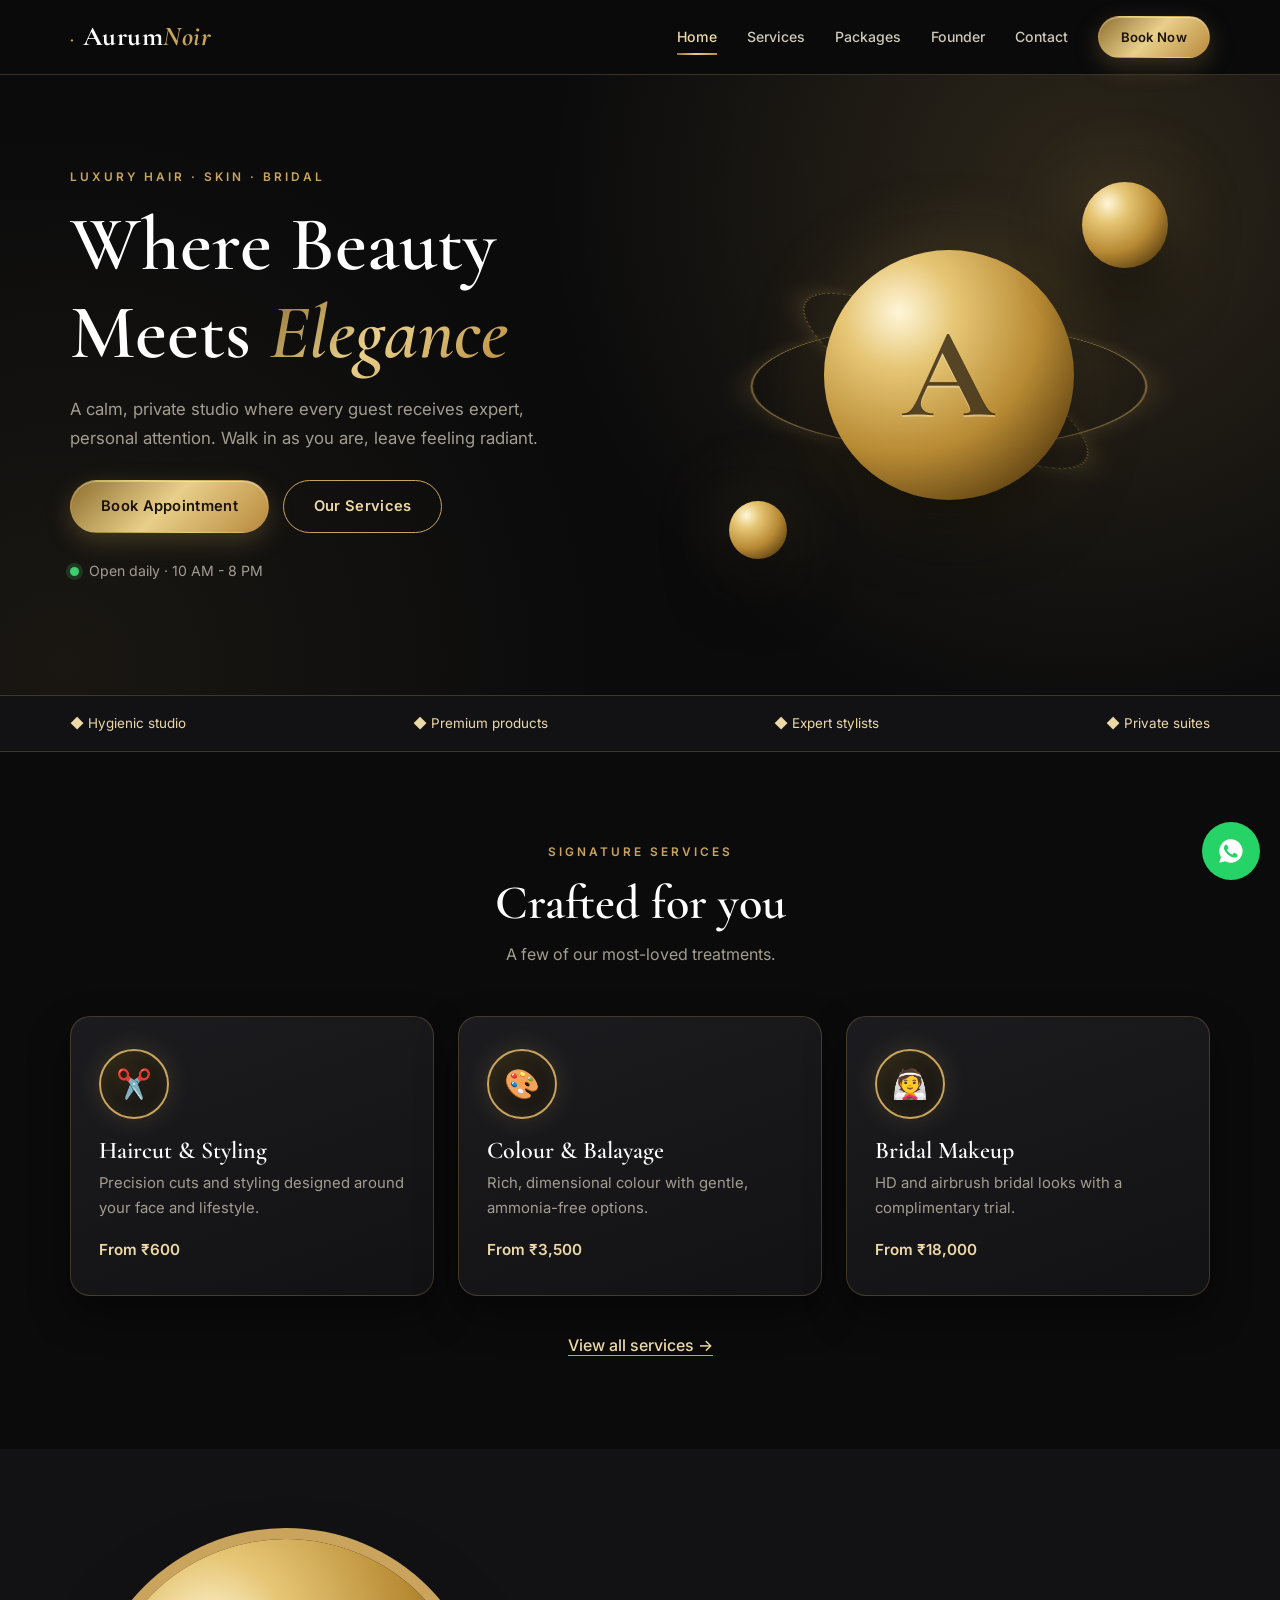
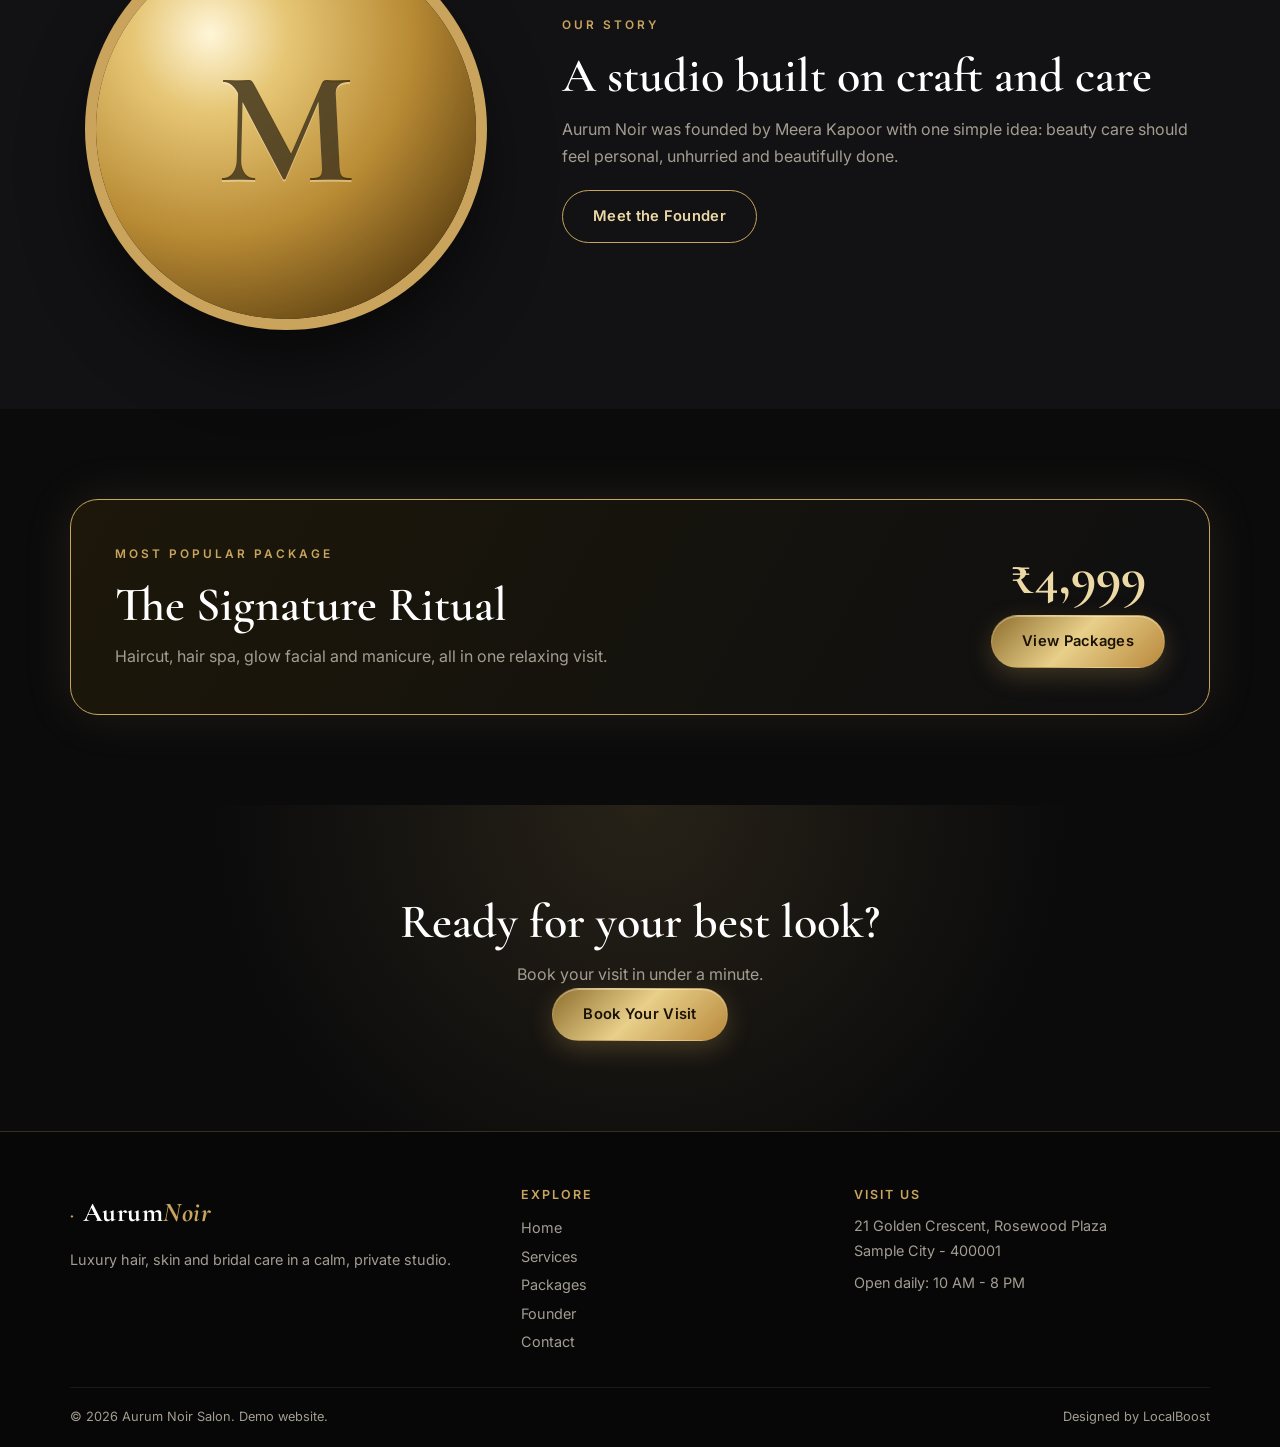
<file: index.html>
<!DOCTYPE html>
<html lang="en">
<head>
  <meta charset="UTF-8">
  <meta name="viewport" content="width=device-width, initial-scale=1">
  <title>Aurum Noir Salon | Luxury Hair, Skin & Bridal</title>
  <meta name="description" content="Aurum Noir is a luxury salon for hair, skin and bridal care. Book your appointment today.">
  <meta name="theme-color" content="#0b0b0c">
  <link rel="preconnect" href="https://fonts.googleapis.com">
  <link rel="preconnect" href="https://fonts.gstatic.com" crossorigin>
  <link href="https://fonts.googleapis.com/css2?family=Cormorant+Garamond:wght@500;600;700&family=Inter:wght@300;400;500;600&display=swap" rel="stylesheet">
  <script>document.documentElement.classList.add("js");</script>
  <link rel="stylesheet" href="style.css">
</head>
<body>

  <header class="header">
    <div class="container nav">
      <a href="index.html" class="logo"><span class="gem">◆</span>Aurum<em>Noir</em></a>
      <nav id="menu" class="menu" aria-label="Main menu">
        <a href="index.html" class="active" aria-current="page">Home</a>
        <a href="services.html">Services</a>
        <a href="packages.html">Packages</a>
        <a href="founder.html">Founder</a>
        <a href="contact.html">Contact</a>
        <a href="contact.html" class="btn btn-sm">Book Now</a>
      </nav>
      <button class="burger" id="burger" aria-label="Open menu" aria-expanded="false"><span></span><span></span><span></span></button>
    </div>
  </header>

  <main>
    <section class="hero">
      <div class="container hero-grid">
        <div class="reveal">
          <p class="eyebrow">Luxury Hair · Skin · Bridal</p>
          <h1>Where Beauty Meets <span class="gold">Elegance</span></h1>
          <p class="lead">A calm, private studio where every guest receives expert, personal attention. Walk in as you are, leave feeling radiant.</p>
          <div class="cta-row">
            <a href="contact.html" class="btn">Book Appointment</a>
            <a href="services.html" class="btn btn-ghost">Our Services</a>
          </div>
          <p class="open"><i class="dot"></i> Open daily · 10 AM - 8 PM</p>
        </div>
        <div class="scene" aria-hidden="true">
          <div class="ring"></div>
          <div class="ring r2"></div>
          <div class="orb o1"><span>A</span></div>
          <div class="orb o2"></div>
          <div class="orb o3"></div>
        </div>
      </div>
    </section>

    <section class="strip">
      <div class="container strip-grid">
        <span>◆ Hygienic studio</span>
        <span>◆ Premium products</span>
        <span>◆ Expert stylists</span>
        <span>◆ Private suites</span>
      </div>
    </section>

    <section class="section">
      <div class="container">
        <div class="head reveal">
          <p class="eyebrow">Signature services</p>
          <h2>Crafted for you</h2>
          <p>A few of our most-loved treatments.</p>
        </div>
        <div class="grid3">
          <article class="card tilt reveal">
            <div class="icon">✂️</div>
            <h3>Haircut &amp; Styling</h3>
            <p>Precision cuts and styling designed around your face and lifestyle.</p>
            <span class="price">From ₹600</span>
          </article>
          <article class="card tilt reveal">
            <div class="icon">🎨</div>
            <h3>Colour &amp; Balayage</h3>
            <p>Rich, dimensional colour with gentle, ammonia-free options.</p>
            <span class="price">From ₹3,500</span>
          </article>
          <article class="card tilt reveal">
            <div class="icon">👰</div>
            <h3>Bridal Makeup</h3>
            <p>HD and airbrush bridal looks with a complimentary trial.</p>
            <span class="price">From ₹18,000</span>
          </article>
        </div>
        <p class="center-link reveal"><a href="services.html" class="link">View all services →</a></p>
      </div>
    </section>

    <section class="section alt">
      <div class="container split">
        <div class="portrait reveal" aria-hidden="true"><span>M</span></div>
        <div class="reveal">
          <p class="eyebrow">Our story</p>
          <h2>A studio built on craft and care</h2>
          <p class="muted">Aurum Noir was founded by Meera Kapoor with one simple idea: beauty care should feel personal, unhurried and beautifully done.</p>
          <a href="founder.html" class="btn btn-ghost">Meet the Founder</a>
        </div>
      </div>
    </section>

    <section class="section">
      <div class="container">
        <div class="banner reveal">
          <div>
            <p class="eyebrow">Most popular package</p>
            <h2>The Signature Ritual</h2>
            <p class="muted">Haircut, hair spa, glow facial and manicure, all in one relaxing visit.</p>
          </div>
          <div class="banner-side">
            <strong>₹4,999</strong>
            <a href="packages.html" class="btn">View Packages</a>
          </div>
        </div>
      </div>
    </section>

    <section class="section cta">
      <div class="container center reveal">
        <h2>Ready for your best look?</h2>
        <p class="muted">Book your visit in under a minute.</p>
        <a href="contact.html" class="btn">Book Your Visit</a>
      </div>
    </section>
  </main>

  <footer class="footer">
    <div class="container foot">
      <div>
        <a href="index.html" class="logo"><span class="gem">◆</span>Aurum<em>Noir</em></a>
        <p>Luxury hair, skin and bridal care in a calm, private studio.</p>
      </div>
      <div>
        <h4>Explore</h4>
        <a href="index.html">Home</a>
        <a href="services.html">Services</a>
        <a href="packages.html">Packages</a>
        <a href="founder.html">Founder</a>
        <a href="contact.html">Contact</a>
      </div>
      <div>
        <h4>Visit us</h4>
        <p>21 Golden Crescent, Rosewood Plaza<br>Sample City - 400001</p>
        <p>Open daily: 10 AM - 8 PM</p>
      </div>
    </div>
    <div class="container copy">
      <span>© <span id="year">2026</span> Aurum Noir Salon. Demo website.</span>
      <span>Designed by LocalBoost</span>
    </div>
  </footer>

  <a class="wa" id="waFloat" href="https://wa.me/919876543210" target="_blank" rel="noopener" aria-label="Chat on WhatsApp">
    <svg viewBox="0 0 24 24" width="28" height="28" fill="#fff" aria-hidden="true"><path d="M12 2a10 10 0 0 0-8.6 15.1L2 22l5-1.3A10 10 0 1 0 12 2zm5.8 14.2c-.2.7-1.4 1.3-2 1.4-.5.1-1.2.1-1.9-.1-.4-.1-1-.3-1.7-.6-3-1.3-4.9-4.3-5.1-4.5-.1-.2-1.2-1.6-1.2-3s.8-2.1 1-2.4c.3-.3.6-.3.8-.3h.6c.2 0 .4 0 .6.5l.8 2c.1.2.1.4 0 .5l-.4.6-.4.4c-.1.2-.3.3-.1.6.2.3.8 1.3 1.7 2.1 1.2 1 2.1 1.4 2.4 1.5.3.1.5.1.6-.1l.9-1.1c.2-.3.4-.2.6-.1l1.9.9c.3.1.5.2.5.3.1.2.1.8-.1 1.4z"/></svg>
  </a>

  <script src="script.js"></script>
</body>
                                          </html>
</file>
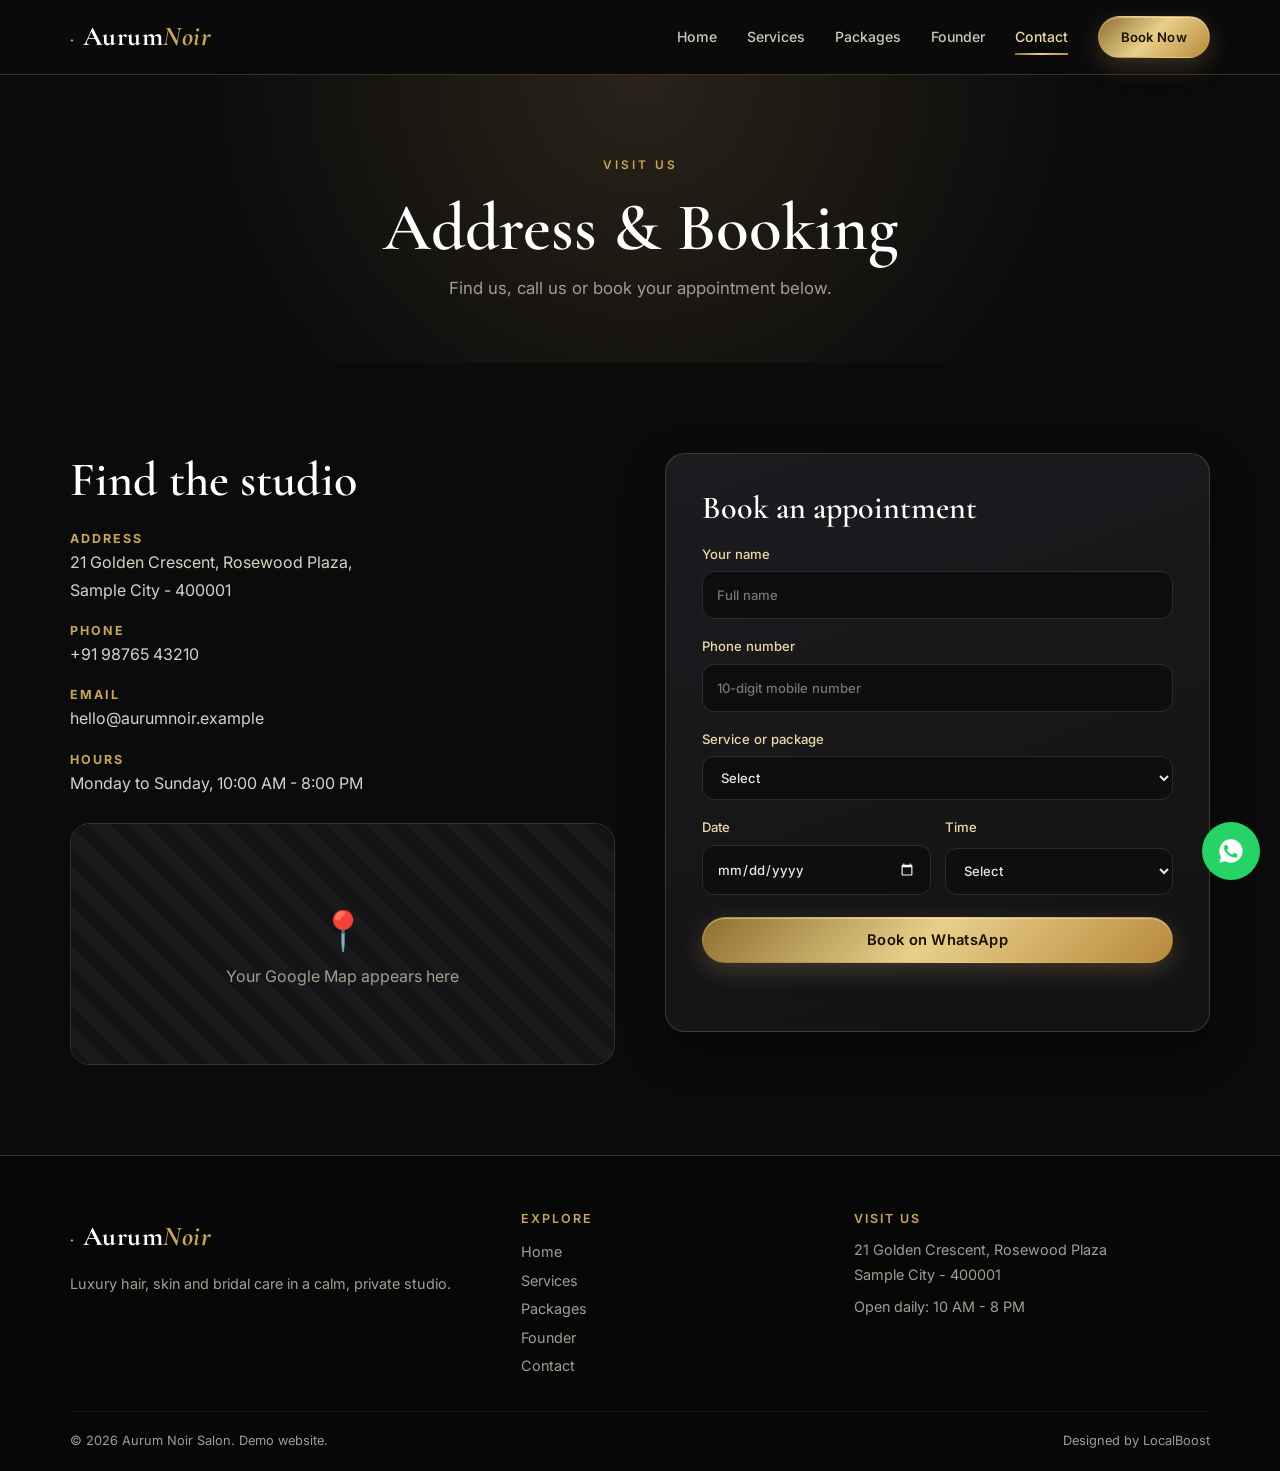
<file: contact.html>
<!DOCTYPE html>
<html lang="en">
<head>
  <meta charset="UTF-8">
  <meta name="viewport" content="width=device-width, initial-scale=1">
  <title>Address & Booking | Aurum Noir Salon</title>
  <meta name="description" content="Find the address, opening hours and book your appointment at Aurum Noir Salon.">
  <meta name="theme-color" content="#0b0b0c">
  <link rel="preconnect" href="https://fonts.googleapis.com">
  <link rel="preconnect" href="https://fonts.gstatic.com" crossorigin>
  <link href="https://fonts.googleapis.com/css2?family=Cormorant+Garamond:wght@500;600;700&family=Inter:wght@300;400;500;600&display=swap" rel="stylesheet">
  <script>document.documentElement.classList.add("js");</script>
  <link rel="stylesheet" href="style.css">
</head>
<body>

  <header class="header">
    <div class="container nav">
      <a href="index.html" class="logo"><span class="gem">◆</span>Aurum<em>Noir</em></a>
      <nav id="menu" class="menu" aria-label="Main menu">
        <a href="index.html">Home</a>
        <a href="services.html">Services</a>
        <a href="packages.html">Packages</a>
        <a href="founder.html">Founder</a>
        <a href="contact.html" class="active" aria-current="page">Contact</a>
        <a href="contact.html" class="btn btn-sm">Book Now</a>
      </nav>
      <button class="burger" id="burger" aria-label="Open menu" aria-expanded="false"><span></span><span></span><span></span></button>
    </div>
  </header>

  <main>
    <section class="page-hero">
      <div class="container reveal">
        <p class="eyebrow">Visit us</p>
        <h1>Address &amp; Booking</h1>
        <p class="lead">Find us, call us or book your appointment below.</p>
      </div>
    </section>

    <section class="section">
      <div class="container contact-grid">
        <div class="reveal">
          <h2>Find the studio</h2>
          <ul class="info">
            <li><b>Address</b><span>21 Golden Crescent, Rosewood Plaza,<br>Sample City - 400001</span></li>
            <li><b>Phone</b><span><a href="tel:+919876543210">+91 98765 43210</a></span></li>
            <li><b>Email</b><span><a href="mailto:hello@aurumnoir.example">hello@aurumnoir.example</a></span></li>
            <li><b>Hours</b><span>Monday to Sunday, 10:00 AM - 8:00 PM</span></li>
          </ul>
          <div class="map">
            <!-- To show a real map: Google Maps > your business > Share > Embed a map > paste the iframe here -->
            <div class="map-box"><span>📍</span><p>Your Google Map appears here</p></div>
          </div>
        </div>

        <form id="bookForm" class="form reveal" novalidate>
          <h2>Book an appointment</h2>
          <label>Your name
            <input type="text" id="name" placeholder="Full name">
          </label>
          <label>Phone number
            <input type="tel" id="phone" placeholder="10-digit mobile number">
          </label>
          <label>Service or package
            <select id="service">
              <option value="">Select</option>
              <option value="Haircut &amp; Styling">Haircut &amp; Styling</option>
              <option value="Colour &amp; Balayage">Colour &amp; Balayage</option>
              <option value="Keratin &amp; Hair Spa">Keratin &amp; Hair Spa</option>
              <option value="Signature Facial">Signature Facial</option>
              <option value="Bridal Makeup">Bridal Makeup</option>
              <option value="Manicure &amp; Pedicure">Manicure &amp; Pedicure</option>
              <option value="Essential Glow">Package: Essential Glow</option>
              <option value="Signature Ritual">Package: Signature Ritual</option>
              <option value="Bridal Royale">Package: Bridal Royale</option>
            </select>
          </label>
          <div class="row">
            <label>Date
              <input type="date" id="date">
            </label>
            <label>Time
              <select id="time">
                <option value="">Select</option>
                <option>10:00 AM</option><option>11:00 AM</option><option>12:00 PM</option>
                <option>01:00 PM</option><option>02:00 PM</option><option>03:00 PM</option>
                <option>04:00 PM</option><option>05:00 PM</option><option>06:00 PM</option>
                <option>07:00 PM</option>
              </select>
            </label>
          </div>
          <button type="submit" class="btn btn-block">Book on WhatsApp</button>
          <p class="form-msg" id="formMsg" role="status"></p>
        </form>
      </div>
    </section>
  </main>

  <footer class="footer">
    <div class="container foot">
      <div>
        <a href="index.html" class="logo"><span class="gem">◆</span>Aurum<em>Noir</em></a>
        <p>Luxury hair, skin and bridal care in a calm, private studio.</p>
      </div>
      <div>
        <h4>Explore</h4>
        <a href="index.html">Home</a>
        <a href="services.html">Services</a>
        <a href="packages.html">Packages</a>
        <a href="founder.html">Founder</a>
        <a href="contact.html">Contact</a>
      </div>
      <div>
        <h4>Visit us</h4>
        <p>21 Golden Crescent, Rosewood Plaza<br>Sample City - 400001</p>
        <p>Open daily: 10 AM - 8 PM</p>
      </div>
    </div>
    <div class="container copy">
      <span>© <span id="year">2026</span> Aurum Noir Salon. Demo website.</span>
      <span>Designed by LocalBoost</span>
    </div>
  </footer>

  <a class="wa" id="waFloat" href="https://wa.me/919876543210" target="_blank" rel="noopener" aria-label="Chat on WhatsApp">
    <svg viewBox="0 0 24 24" width="28" height="28" fill="#fff" aria-hidden="true"><path d="M12 2a10 10 0 0 0-8.6 15.1L2 22l5-1.3A10 10 0 1 0 12 2zm5.8 14.2c-.2.7-1.4 1.3-2 1.4-.5.1-1.2.1-1.9-.1-.4-.1-1-.3-1.7-.6-3-1.3-4.9-4.3-5.1-4.5-.1-.2-1.2-1.6-1.2-3s.8-2.1 1-2.4c.3-.3.6-.3.8-.3h.6c.2 0 .4 0 .6.5l.8 2c.1.2.1.4 0 .5l-.4.6-.4.4c-.1.2-.3.3-.1.6.2.3.8 1.3 1.7 2.1 1.2 1 2.1 1.4 2.4 1.5.3.1.5.1.6-.1l.9-1.1c.2-.3.4-.2.6-.1l1.9.9c.3.1.5.2.5.3.1.2.1.8-.1 1.4z"/></svg>
  </a>

  <script src="script.js"></script>
</body>
  </html>
</file>
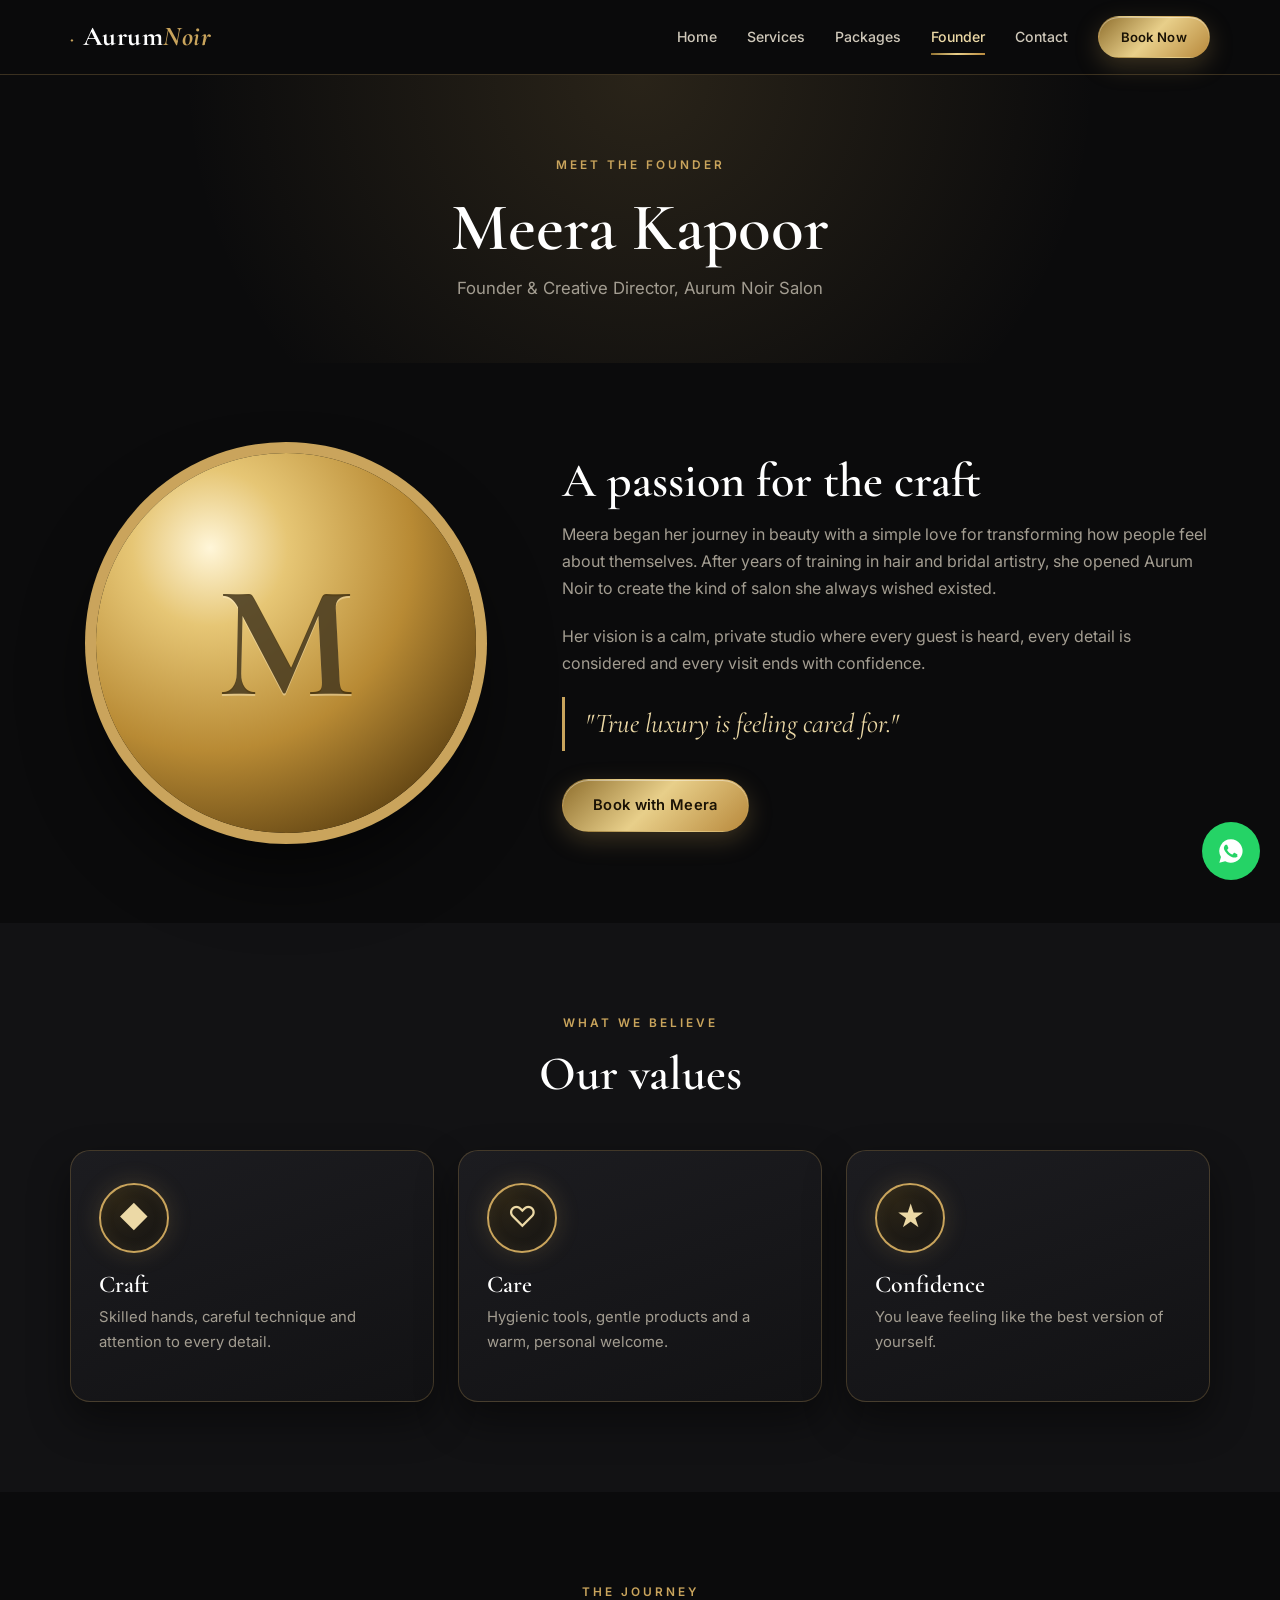
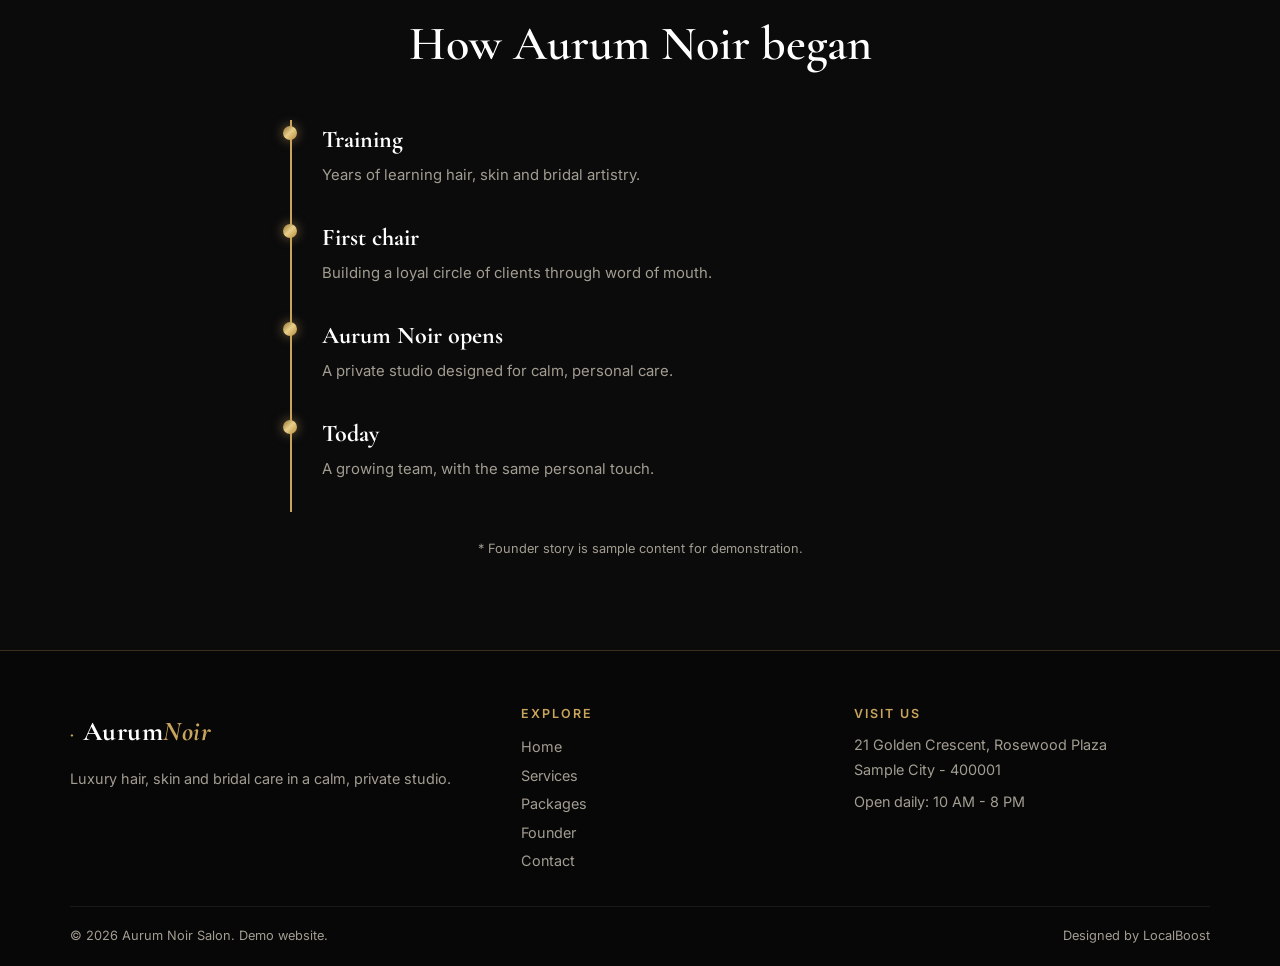
<file: founder.html>
<!DOCTYPE html>
<html lang="en">
<head>
  <meta charset="UTF-8">
  <meta name="viewport" content="width=device-width, initial-scale=1">
  <title>Founder | Aurum Noir Salon</title>
  <meta name="description" content="Meet Meera Kapoor, founder and creative director of Aurum Noir Salon.">
  <meta name="theme-color" content="#0b0b0c">
  <link rel="preconnect" href="https://fonts.googleapis.com">
  <link rel="preconnect" href="https://fonts.gstatic.com" crossorigin>
  <link href="https://fonts.googleapis.com/css2?family=Cormorant+Garamond:wght@500;600;700&family=Inter:wght@300;400;500;600&display=swap" rel="stylesheet">
  <script>document.documentElement.classList.add("js");</script>
  <link rel="stylesheet" href="style.css">
</head>
<body>

  <header class="header">
    <div class="container nav">
      <a href="index.html" class="logo"><span class="gem">◆</span>Aurum<em>Noir</em></a>
      <nav id="menu" class="menu" aria-label="Main menu">
        <a href="index.html">Home</a>
        <a href="services.html">Services</a>
        <a href="packages.html">Packages</a>
        <a href="founder.html" class="active" aria-current="page">Founder</a>
        <a href="contact.html">Contact</a>
        <a href="contact.html" class="btn btn-sm">Book Now</a>
      </nav>
      <button class="burger" id="burger" aria-label="Open menu" aria-expanded="false"><span></span><span></span><span></span></button>
    </div>
  </header>

  <main>
    <section class="page-hero">
      <div class="container reveal">
        <p class="eyebrow">Meet the founder</p>
        <h1>Meera Kapoor</h1>
        <p class="lead">Founder &amp; Creative Director, Aurum Noir Salon</p>
      </div>
    </section>

    <section class="section">
      <div class="container split">
        <div class="portrait reveal" aria-hidden="true"><span>M</span></div>
        <div class="reveal">
          <h2>A passion for the craft</h2>
          <p class="muted">Meera began her journey in beauty with a simple love for transforming how people feel about themselves. After years of training in hair and bridal artistry, she opened Aurum Noir to create the kind of salon she always wished existed.</p>
          <p class="muted">Her vision is a calm, private studio where every guest is heard, every detail is considered and every visit ends with confidence.</p>
          <blockquote class="quote">"True luxury is feeling cared for."</blockquote>
          <a href="contact.html" class="btn">Book with Meera</a>
        </div>
      </div>
    </section>

    <section class="section alt">
      <div class="container">
        <div class="head reveal">
          <p class="eyebrow">What we believe</p>
          <h2>Our values</h2>
        </div>
        <div class="grid3">
          <div class="card tilt reveal"><div class="icon">◆</div><h3>Craft</h3><p>Skilled hands, careful technique and attention to every detail.</p></div>
          <div class="card tilt reveal"><div class="icon">♡</div><h3>Care</h3><p>Hygienic tools, gentle products and a warm, personal welcome.</p></div>
          <div class="card tilt reveal"><div class="icon">★</div><h3>Confidence</h3><p>You leave feeling like the best version of yourself.</p></div>
        </div>
      </div>
    </section>

    <section class="section">
      <div class="container">
        <div class="head reveal">
          <p class="eyebrow">The journey</p>
          <h2>How Aurum Noir began</h2>
        </div>
        <ol class="timeline">
          <li class="reveal"><b>Training</b><span>Years of learning hair, skin and bridal artistry.</span></li>
          <li class="reveal"><b>First chair</b><span>Building a loyal circle of clients through word of mouth.</span></li>
          <li class="reveal"><b>Aurum Noir opens</b><span>A private studio designed for calm, personal care.</span></li>
          <li class="reveal"><b>Today</b><span>A growing team, with the same personal touch.</span></li>
        </ol>
        <p class="note reveal">* Founder story is sample content for demonstration.</p>
      </div>
    </section>
  </main>

  <footer class="footer">
    <div class="container foot">
      <div>
        <a href="index.html" class="logo"><span class="gem">◆</span>Aurum<em>Noir</em></a>
        <p>Luxury hair, skin and bridal care in a calm, private studio.</p>
      </div>
      <div>
        <h4>Explore</h4>
        <a href="index.html">Home</a>
        <a href="services.html">Services</a>
        <a href="packages.html">Packages</a>
        <a href="founder.html">Founder</a>
        <a href="contact.html">Contact</a>
      </div>
      <div>
        <h4>Visit us</h4>
        <p>21 Golden Crescent, Rosewood Plaza<br>Sample City - 400001</p>
        <p>Open daily: 10 AM - 8 PM</p>
      </div>
    </div>
    <div class="container copy">
      <span>© <span id="year">2026</span> Aurum Noir Salon. Demo website.</span>
      <span>Designed by LocalBoost</span>
    </div>
  </footer>

  <a class="wa" id="waFloat" href="https://wa.me/919876543210" target="_blank" rel="noopener" aria-label="Chat on WhatsApp">
    <svg viewBox="0 0 24 24" width="28" height="28" fill="#fff" aria-hidden="true"><path d="M12 2a10 10 0 0 0-8.6 15.1L2 22l5-1.3A10 10 0 1 0 12 2zm5.8 14.2c-.2.7-1.4 1.3-2 1.4-.5.1-1.2.1-1.9-.1-.4-.1-1-.3-1.7-.6-3-1.3-4.9-4.3-5.1-4.5-.1-.2-1.2-1.6-1.2-3s.8-2.1 1-2.4c.3-.3.6-.3.8-.3h.6c.2 0 .4 0 .6.5l.8 2c.1.2.1.4 0 .5l-.4.6-.4.4c-.1.2-.3.3-.1.6.2.3.8 1.3 1.7 2.1 1.2 1 2.1 1.4 2.4 1.5.3.1.5.1.6-.1l.9-1.1c.2-.3.4-.2.6-.1l1.9.9c.3.1.5.2.5.3.1.2.1.8-.1 1.4z"/></svg>
  </a>

  <script src="script.js"></script>
</body>
  </html>
</file>
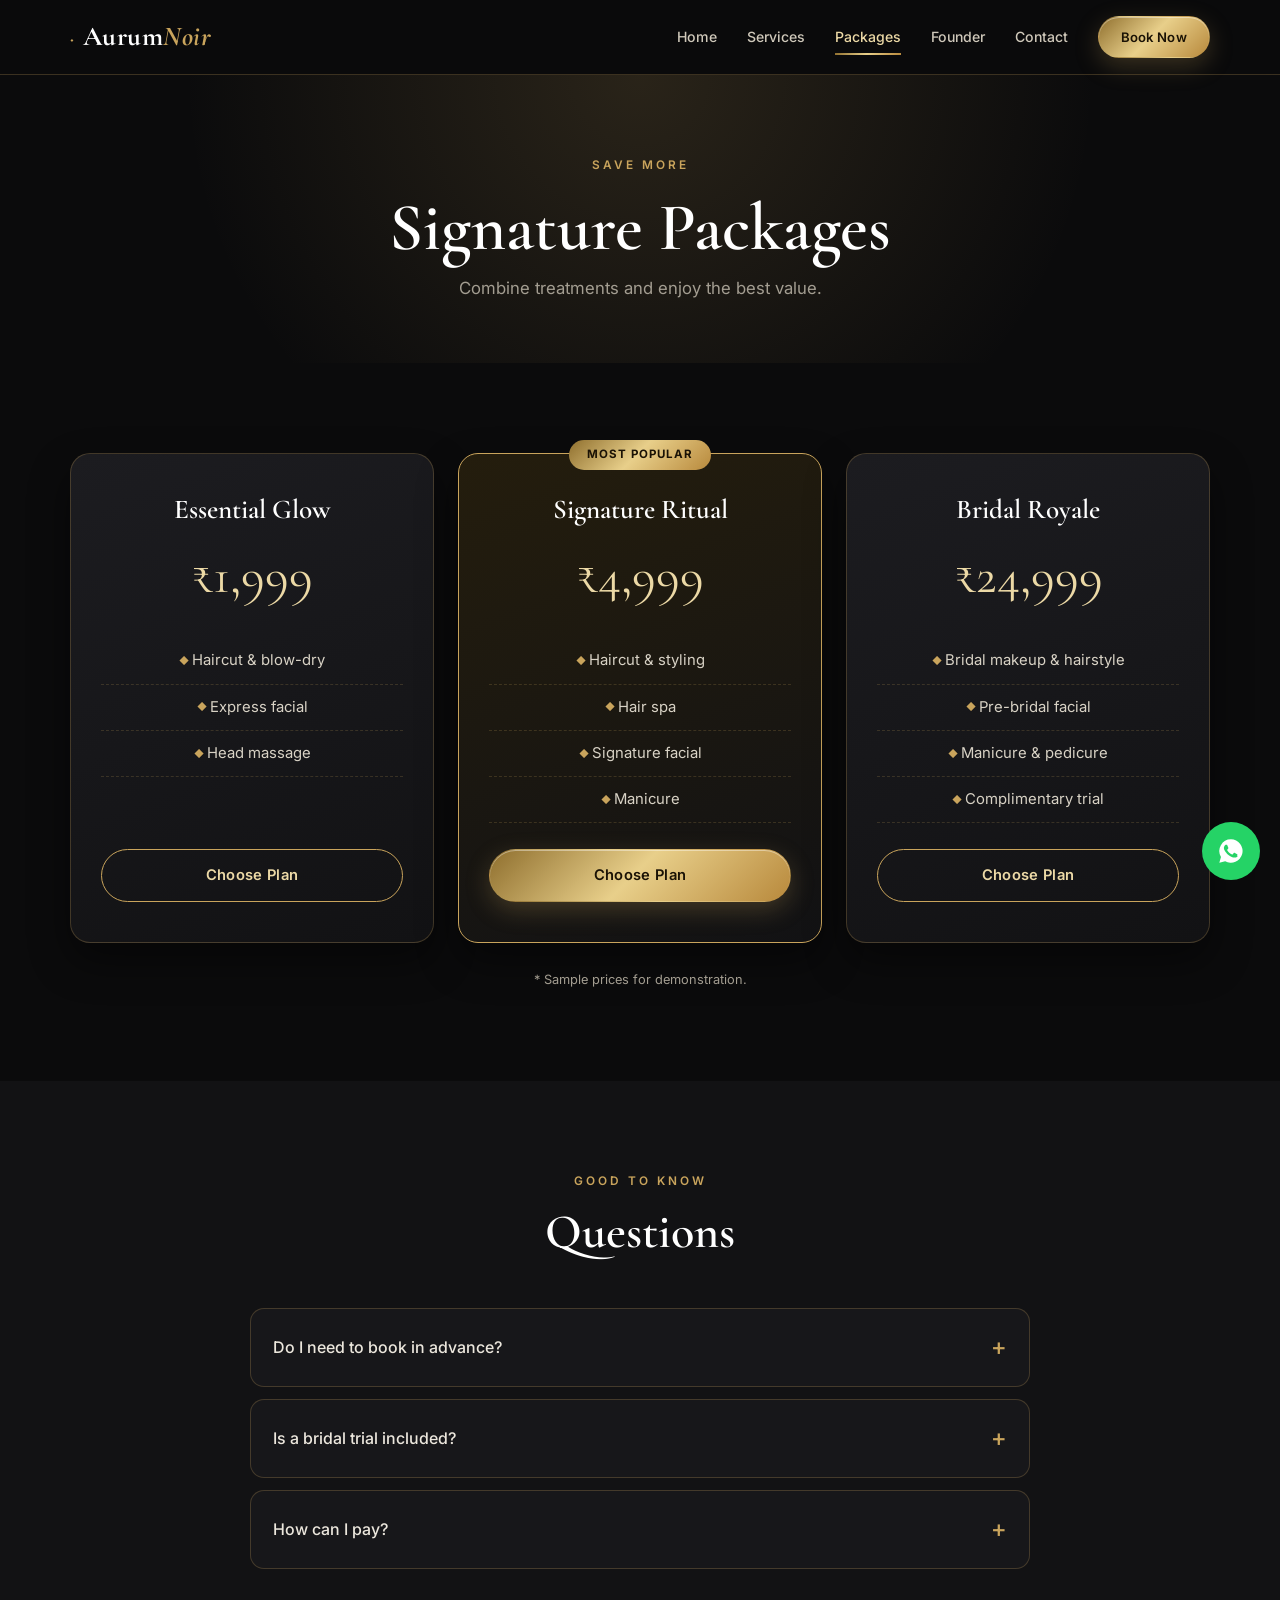
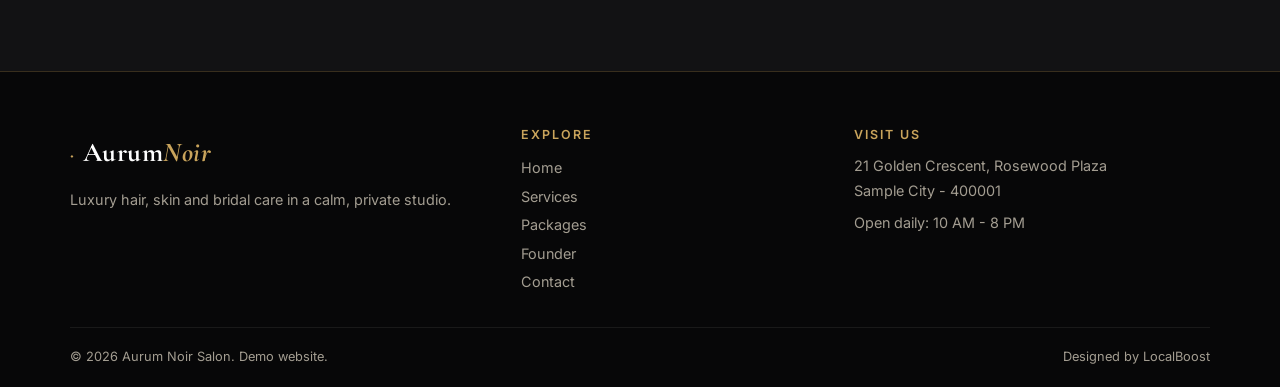
<file: packages.html>
<!DOCTYPE html>
<html lang="en">
<head>
  <meta charset="UTF-8">
  <meta name="viewport" content="width=device-width, initial-scale=1">
  <title>Packages | Aurum Noir Salon</title>
  <meta name="description" content="Signature salon packages for hair, skin and bridal care at Aurum Noir Salon.">
  <meta name="theme-color" content="#0b0b0c">
  <link rel="preconnect" href="https://fonts.googleapis.com">
  <link rel="preconnect" href="https://fonts.gstatic.com" crossorigin>
  <link href="https://fonts.googleapis.com/css2?family=Cormorant+Garamond:wght@500;600;700&family=Inter:wght@300;400;500;600&display=swap" rel="stylesheet">
  <script>document.documentElement.classList.add("js");</script>
  <link rel="stylesheet" href="style.css">
</head>
<body>

  <header class="header">
    <div class="container nav">
      <a href="index.html" class="logo"><span class="gem">◆</span>Aurum<em>Noir</em></a>
      <nav id="menu" class="menu" aria-label="Main menu">
        <a href="index.html">Home</a>
        <a href="services.html">Services</a>
        <a href="packages.html" class="active" aria-current="page">Packages</a>
        <a href="founder.html">Founder</a>
        <a href="contact.html">Contact</a>
        <a href="contact.html" class="btn btn-sm">Book Now</a>
      </nav>
      <button class="burger" id="burger" aria-label="Open menu" aria-expanded="false"><span></span><span></span><span></span></button>
    </div>
  </header>

  <main>
    <section class="page-hero">
      <div class="container reveal">
        <p class="eyebrow">Save more</p>
        <h1>Signature Packages</h1>
        <p class="lead">Combine treatments and enjoy the best value.</p>
      </div>
    </section>

    <section class="section">
      <div class="container">
        <div class="plans">
          <div class="plan tilt reveal">
            <h3>Essential Glow</h3>
            <div class="amount">₹1,999</div>
            <ul>
              <li>Haircut &amp; blow-dry</li>
              <li>Express facial</li>
              <li>Head massage</li>
            </ul>
            <a href="contact.html?plan=Essential%20Glow" class="btn btn-ghost">Choose Plan</a>
          </div>
          <div class="plan featured tilt reveal">
            <span class="badge">Most Popular</span>
            <h3>Signature Ritual</h3>
            <div class="amount">₹4,999</div>
            <ul>
              <li>Haircut &amp; styling</li>
              <li>Hair spa</li>
              <li>Signature facial</li>
              <li>Manicure</li>
            </ul>
            <a href="contact.html?plan=Signature%20Ritual" class="btn">Choose Plan</a>
          </div>
          <div class="plan tilt reveal">
            <h3>Bridal Royale</h3>
            <div class="amount">₹24,999</div>
            <ul>
              <li>Bridal makeup &amp; hairstyle</li>
              <li>Pre-bridal facial</li>
              <li>Manicure &amp; pedicure</li>
              <li>Complimentary trial</li>
            </ul>
            <a href="contact.html?plan=Bridal%20Royale" class="btn btn-ghost">Choose Plan</a>
          </div>
        </div>
        <p class="note reveal">* Sample prices for demonstration.</p>
      </div>
    </section>

    <section class="section alt">
      <div class="container">
        <div class="head reveal">
          <p class="eyebrow">Good to know</p>
          <h2>Questions</h2>
        </div>
        <div class="faq">
          <details class="reveal"><summary>Do I need to book in advance?</summary><p>Walk-ins are welcome, but booking ahead guarantees your preferred time and stylist.</p></details>
          <details class="reveal"><summary>Is a bridal trial included?</summary><p>Yes, the Bridal Royale package includes a complimentary trial session.</p></details>
          <details class="reveal"><summary>How can I pay?</summary><p>We accept cash, UPI and all major cards.</p></details>
        </div>
      </div>
    </section>
  </main>

  <footer class="footer">
    <div class="container foot">
      <div>
        <a href="index.html" class="logo"><span class="gem">◆</span>Aurum<em>Noir</em></a>
        <p>Luxury hair, skin and bridal care in a calm, private studio.</p>
      </div>
      <div>
        <h4>Explore</h4>
        <a href="index.html">Home</a>
        <a href="services.html">Services</a>
        <a href="packages.html">Packages</a>
        <a href="founder.html">Founder</a>
        <a href="contact.html">Contact</a>
      </div>
      <div>
        <h4>Visit us</h4>
        <p>21 Golden Crescent, Rosewood Plaza<br>Sample City - 400001</p>
        <p>Open daily: 10 AM - 8 PM</p>
      </div>
    </div>
    <div class="container copy">
      <span>© <span id="year">2026</span> Aurum Noir Salon. Demo website.</span>
      <span>Designed by LocalBoost</span>
    </div>
  </footer>

  <a class="wa" id="waFloat" href="https://wa.me/919876543210" target="_blank" rel="noopener" aria-label="Chat on WhatsApp">
    <svg viewBox="0 0 24 24" width="28" height="28" fill="#fff" aria-hidden="true"><path d="M12 2a10 10 0 0 0-8.6 15.1L2 22l5-1.3A10 10 0 1 0 12 2zm5.8 14.2c-.2.7-1.4 1.3-2 1.4-.5.1-1.2.1-1.9-.1-.4-.1-1-.3-1.7-.6-3-1.3-4.9-4.3-5.1-4.5-.1-.2-1.2-1.6-1.2-3s.8-2.1 1-2.4c.3-.3.6-.3.8-.3h.6c.2 0 .4 0 .6.5l.8 2c.1.2.1.4 0 .5l-.4.6-.4.4c-.1.2-.3.3-.1.6.2.3.8 1.3 1.7 2.1 1.2 1 2.1 1.4 2.4 1.5.3.1.5.1.6-.1l.9-1.1c.2-.3.4-.2.6-.1l1.9.9c.3.1.5.2.5.3.1.2.1.8-.1 1.4z"/></svg>
  </a>

  <script src="script.js"></script>
</body>
        </html>
</file>
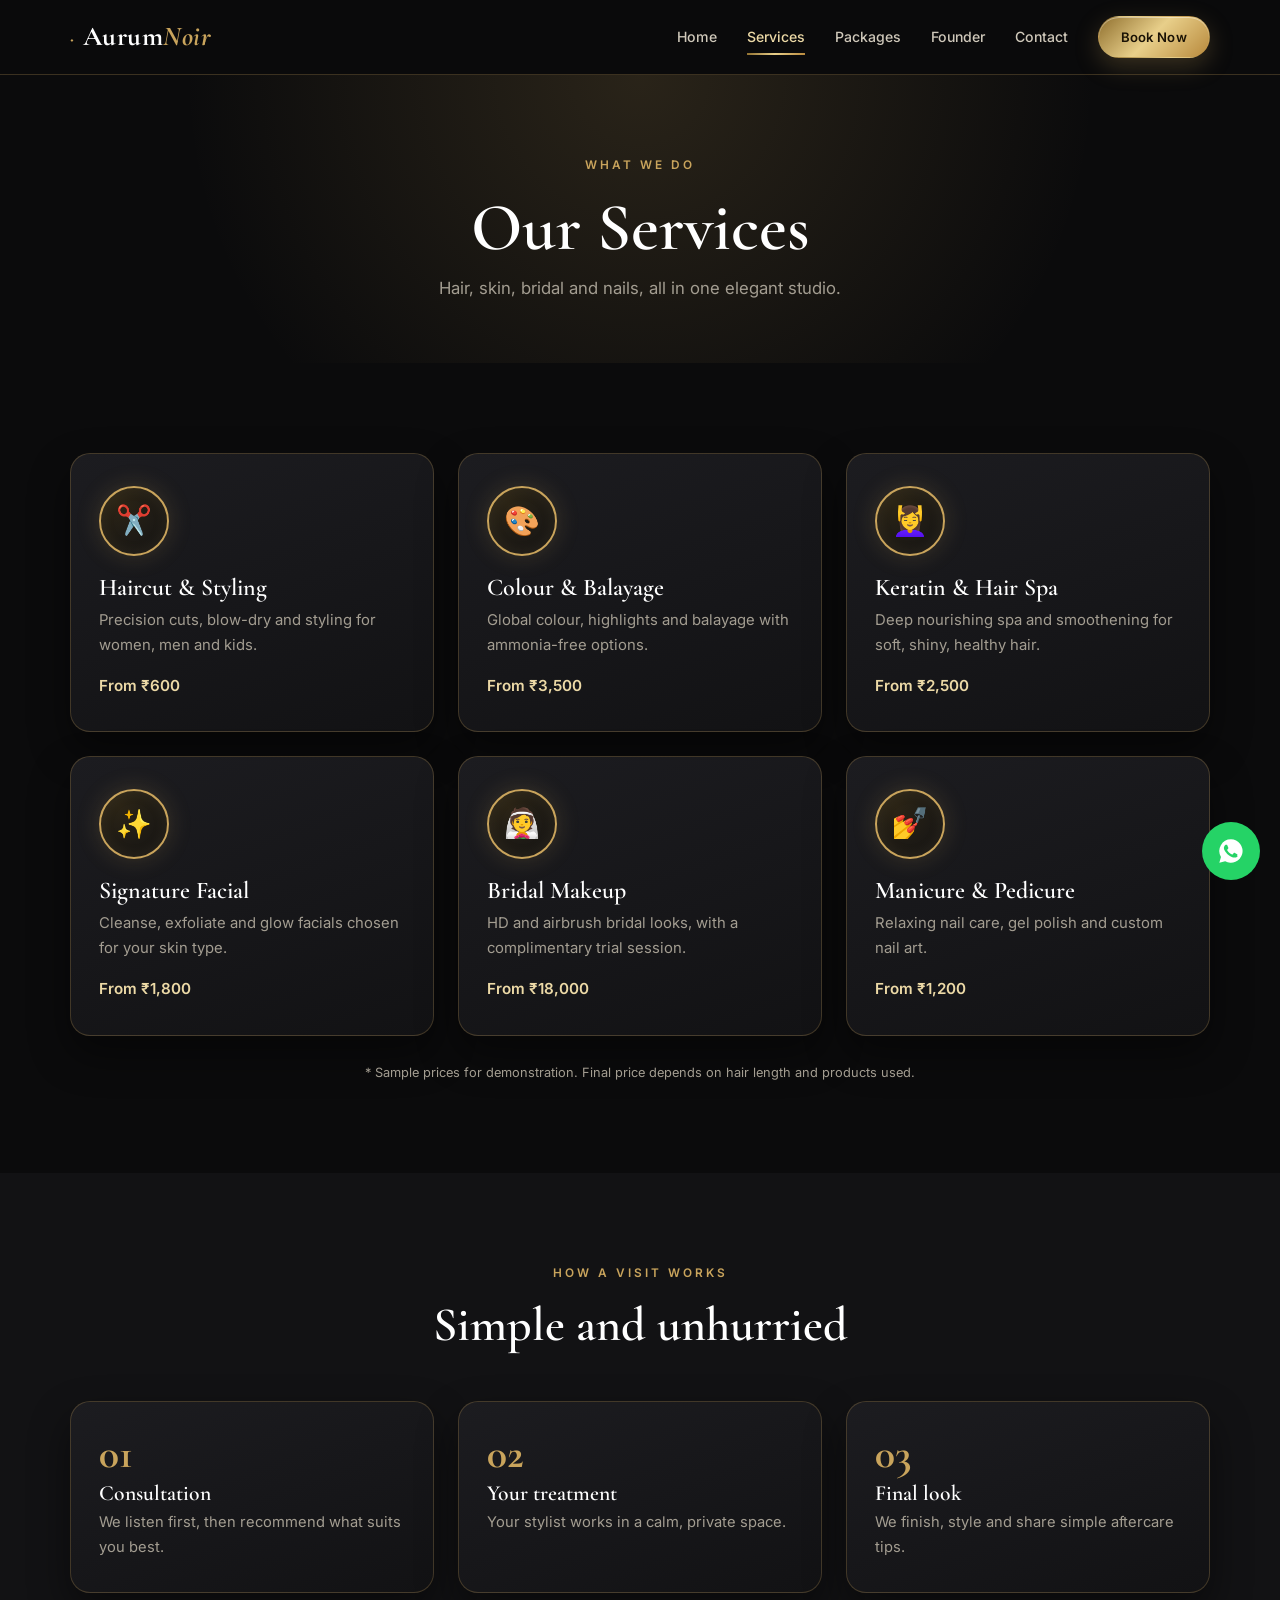
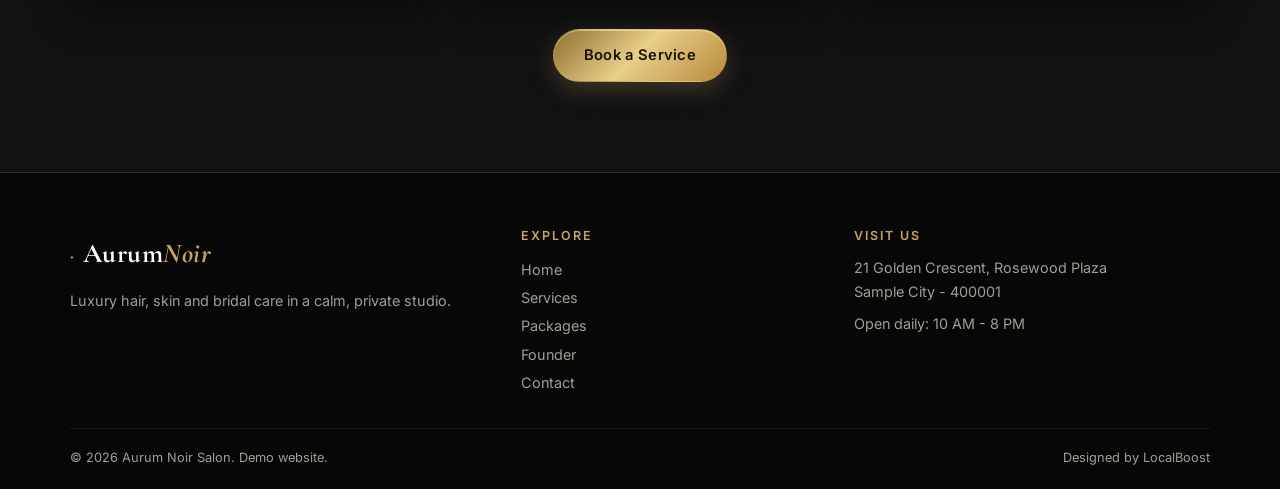
<file: services.html>
<!DOCTYPE html>
<html lang="en">
<head>
  <meta charset="UTF-8">
  <meta name="viewport" content="width=device-width, initial-scale=1">
  <title>Services | Aurum Noir Salon</title>
  <meta name="description" content="Haircut, colour, hair spa, facials, bridal makeup and nails at Aurum Noir Salon.">
  <meta name="theme-color" content="#0b0b0c">
  <link rel="preconnect" href="https://fonts.googleapis.com">
  <link rel="preconnect" href="https://fonts.gstatic.com" crossorigin>
  <link href="https://fonts.googleapis.com/css2?family=Cormorant+Garamond:wght@500;600;700&family=Inter:wght@300;400;500;600&display=swap" rel="stylesheet">
  <script>document.documentElement.classList.add("js");</script>
  <link rel="stylesheet" href="style.css">
</head>
<body>

  <header class="header">
    <div class="container nav">
      <a href="index.html" class="logo"><span class="gem">◆</span>Aurum<em>Noir</em></a>
      <nav id="menu" class="menu" aria-label="Main menu">
        <a href="index.html">Home</a>
        <a href="services.html" class="active" aria-current="page">Services</a>
        <a href="packages.html">Packages</a>
        <a href="founder.html">Founder</a>
        <a href="contact.html">Contact</a>
        <a href="contact.html" class="btn btn-sm">Book Now</a>
      </nav>
      <button class="burger" id="burger" aria-label="Open menu" aria-expanded="false"><span></span><span></span><span></span></button>
    </div>
  </header>

  <main>
    <section class="page-hero">
      <div class="container reveal">
        <p class="eyebrow">What we do</p>
        <h1>Our Services</h1>
        <p class="lead">Hair, skin, bridal and nails, all in one elegant studio.</p>
      </div>
    </section>

    <section class="section">
      <div class="container">
        <div class="grid3">
          <article class="card tilt reveal">
            <div class="icon">✂️</div>
            <h3>Haircut &amp; Styling</h3>
            <p>Precision cuts, blow-dry and styling for women, men and kids.</p>
            <span class="price">From ₹600</span>
          </article>
          <article class="card tilt reveal">
            <div class="icon">🎨</div>
            <h3>Colour &amp; Balayage</h3>
            <p>Global colour, highlights and balayage with ammonia-free options.</p>
            <span class="price">From ₹3,500</span>
          </article>
          <article class="card tilt reveal">
            <div class="icon">💆‍♀️</div>
            <h3>Keratin &amp; Hair Spa</h3>
            <p>Deep nourishing spa and smoothening for soft, shiny, healthy hair.</p>
            <span class="price">From ₹2,500</span>
          </article>
          <article class="card tilt reveal">
            <div class="icon">✨</div>
            <h3>Signature Facial</h3>
            <p>Cleanse, exfoliate and glow facials chosen for your skin type.</p>
            <span class="price">From ₹1,800</span>
          </article>
          <article class="card tilt reveal">
            <div class="icon">👰</div>
            <h3>Bridal Makeup</h3>
            <p>HD and airbrush bridal looks, with a complimentary trial session.</p>
            <span class="price">From ₹18,000</span>
          </article>
          <article class="card tilt reveal">
            <div class="icon">💅</div>
            <h3>Manicure &amp; Pedicure</h3>
            <p>Relaxing nail care, gel polish and custom nail art.</p>
            <span class="price">From ₹1,200</span>
          </article>
        </div>
        <p class="note reveal">* Sample prices for demonstration. Final price depends on hair length and products used.</p>
      </div>
    </section>

    <section class="section alt">
      <div class="container">
        <div class="head reveal">
          <p class="eyebrow">How a visit works</p>
          <h2>Simple and unhurried</h2>
        </div>
        <div class="grid3">
          <div class="step reveal"><b>01</b><h4>Consultation</h4><p>We listen first, then recommend what suits you best.</p></div>
          <div class="step reveal"><b>02</b><h4>Your treatment</h4><p>Your stylist works in a calm, private space.</p></div>
          <div class="step reveal"><b>03</b><h4>Final look</h4><p>We finish, style and share simple aftercare tips.</p></div>
        </div>
        <p class="center-link reveal"><a href="contact.html" class="btn">Book a Service</a></p>
      </div>
    </section>
  </main>

  <footer class="footer">
    <div class="container foot">
      <div>
        <a href="index.html" class="logo"><span class="gem">◆</span>Aurum<em>Noir</em></a>
        <p>Luxury hair, skin and bridal care in a calm, private studio.</p>
      </div>
      <div>
        <h4>Explore</h4>
        <a href="index.html">Home</a>
        <a href="services.html">Services</a>
        <a href="packages.html">Packages</a>
        <a href="founder.html">Founder</a>
        <a href="contact.html">Contact</a>
      </div>
      <div>
        <h4>Visit us</h4>
        <p>21 Golden Crescent, Rosewood Plaza<br>Sample City - 400001</p>
        <p>Open daily: 10 AM - 8 PM</p>
      </div>
    </div>
    <div class="container copy">
      <span>© <span id="year">2026</span> Aurum Noir Salon. Demo website.</span>
      <span>Designed by LocalBoost</span>
    </div>
  </footer>

  <a class="wa" id="waFloat" href="https://wa.me/919876543210" target="_blank" rel="noopener" aria-label="Chat on WhatsApp">
    <svg viewBox="0 0 24 24" width="28" height="28" fill="#fff" aria-hidden="true"><path d="M12 2a10 10 0 0 0-8.6 15.1L2 22l5-1.3A10 10 0 1 0 12 2zm5.8 14.2c-.2.7-1.4 1.3-2 1.4-.5.1-1.2.1-1.9-.1-.4-.1-1-.3-1.7-.6-3-1.3-4.9-4.3-5.1-4.5-.1-.2-1.2-1.6-1.2-3s.8-2.1 1-2.4c.3-.3.6-.3.8-.3h.6c.2 0 .4 0 .6.5l.8 2c.1.2.1.4 0 .5l-.4.6-.4.4c-.1.2-.3.3-.1.6.2.3.8 1.3 1.7 2.1 1.2 1 2.1 1.4 2.4 1.5.3.1.5.1.6-.1l.9-1.1c.2-.3.4-.2.6-.1l1.9.9c.3.1.5.2.5.3.1.2.1.8-.1 1.4z"/></svg>
  </a>

  <script src="script.js"></script>
</body>
              </html>
</file>
<file: style.css>
/* ===========================================================
   Aurum Noir Salon - dark luxury theme (demo)
   Change the colours in :root to restyle the whole site.
   =========================================================== */
:root{
  --bg:#0b0b0c;
  --bg2:#121214;
  --card:#17171a;
  --gold:#c9a45c;
  --gold-light:#ecd9a6;
  --gold-dark:#8f6f2e;
  --text:#ece7dd;
  --muted:#a39d91;
  --line:rgba(201,164,92,.25);
  --radius:20px;
  --gold-grad:linear-gradient(135deg,#8f6f2e,#e8cf8a 48%,#b8893c);
}

*{box-sizing:border-box;margin:0;padding:0}
html{scroll-behavior:smooth}
body{font-family:'Inter',sans-serif;background:var(--bg);color:var(--text);line-height:1.7;overflow-x:hidden}
a{color:inherit;text-decoration:none}
ul,ol{list-style:none}
h1,h2,h3,h4{font-family:'Cormorant Garamond',serif;font-weight:600;line-height:1.15;color:#fff}
.container{width:min(1140px,92%);margin-inline:auto}
.gold{background:var(--gold-grad);-webkit-background-clip:text;background-clip:text;color:transparent;font-style:italic}
.muted{color:var(--muted)}
.center{text-align:center}

/* ---------- Buttons ---------- */
.btn{display:inline-block;background:var(--gold-grad);color:#1a1205;padding:13px 30px;border-radius:50px;
  font-weight:600;font-size:.92rem;letter-spacing:.3px;border:1.5px solid transparent;cursor:pointer;
  transition:transform .25s,box-shadow .25s;font-family:inherit;
  box-shadow:0 8px 24px rgba(201,164,92,.25),inset 0 1px 0 rgba(255,255,255,.4)}
.btn:hover{transform:translateY(-3px);box-shadow:0 14px 34px rgba(201,164,92,.4),inset 0 1px 0 rgba(255,255,255,.4)}
.btn-ghost{background:transparent;color:var(--gold-light);border-color:var(--gold);box-shadow:none}
.btn-ghost:hover{background:rgba(201,164,92,.12);box-shadow:none}
.btn-sm{padding:9px 22px;font-size:.82rem}
.btn-block{width:100%;margin-top:6px}
.cta-row{display:flex;gap:14px;flex-wrap:wrap;margin-top:28px}

/* ---------- Header ---------- */
.header{position:sticky;top:0;z-index:50;background:rgba(11,11,12,.88);backdrop-filter:blur(12px);border-bottom:1px solid var(--line)}
.nav{display:flex;align-items:center;justify-content:space-between;height:74px}
.logo{font-family:'Cormorant Garamond',serif;font-size:1.7rem;font-weight:700;color:#fff;letter-spacing:.5px}
.logo em{color:var(--gold);font-style:italic}
.gem{color:var(--gold);font-size:.8rem;margin-right:8px;vertical-align:middle}
.menu{display:flex;align-items:center;gap:30px;font-size:.88rem;font-weight:500}
.menu a:not(.btn){color:#cfc8ba;position:relative;transition:color .2s}
.menu a:not(.btn):hover,.menu a.active{color:var(--gold-light)}
.menu a.active::after{content:"";position:absolute;left:0;right:0;bottom:-6px;height:2px;background:var(--gold-grad)}
.burger{display:none;background:none;border:0;cursor:pointer;width:42px;height:42px;padding:9px}
.burger span{display:block;height:2px;background:var(--gold-light);margin:6px 0;transition:.25s}

/* ---------- Hero ---------- */
.hero{overflow:hidden;padding:70px 0 90px;background:
  radial-gradient(circle at 85% 20%,rgba(201,164,92,.18),transparent 45%),
  radial-gradient(circle at 5% 95%,rgba(201,164,92,.08),transparent 40%),var(--bg)}
.hero-grid{display:grid;grid-template-columns:1.05fr .95fr;gap:40px;align-items:center}
.eyebrow{color:var(--gold);text-transform:uppercase;letter-spacing:3px;font-size:.74rem;font-weight:600;margin-bottom:14px}
.hero h1{font-size:clamp(2.8rem,6vw,5rem);margin-bottom:18px}
.lead{font-size:1.05rem;color:var(--muted);max-width:520px}
.open{margin-top:26px;font-size:.88rem;color:var(--muted);display:flex;align-items:center;gap:10px}
.dot{width:9px;height:9px;border-radius:50%;background:#3ecf6e;box-shadow:0 0 0 4px rgba(62,207,110,.18)}

/* 3D scene made with CSS */
.scene{position:relative;height:460px;perspective:1000px}
.orb{position:absolute;border-radius:50%;animation:float 6s ease-in-out infinite;
  background:radial-gradient(circle at 30% 25%,#fff6d9 0,#e6c675 22%,#b88a34 55%,#5b3f10 85%,#2b1d06 100%);
  box-shadow:0 30px 60px rgba(0,0,0,.6),0 0 80px rgba(201,164,92,.25)}
.o1{width:250px;height:250px;left:50%;top:50%;margin:-125px 0 0 -125px;display:grid;place-items:center}
.o1 span{font-family:'Cormorant Garamond',serif;font-size:8rem;font-weight:700;color:rgba(43,29,6,.78);text-shadow:0 2px 0 rgba(255,240,200,.45)}
.o2{width:86px;height:86px;right:8%;top:8%;animation-delay:-2s}
.o3{width:58px;height:58px;left:8%;bottom:10%;animation-delay:-4s}
.ring{position:absolute;left:50%;top:50%;width:390px;height:390px;margin:-195px 0 0 -195px;border-radius:50%;
  border:2px solid rgba(201,164,92,.55);box-shadow:0 0 30px rgba(201,164,92,.2);
  transform:rotateX(72deg);animation:spin 14s linear infinite}
.ring.r2{width:320px;height:320px;margin:-160px 0 0 -160px;border-style:dashed;border-color:rgba(201,164,92,.35);
  transform:rotateX(72deg) rotateY(28deg);animation-direction:reverse;animation-duration:20s}
@keyframes float{50%{transform:translateY(-16px)}}
@keyframes spin{to{transform:rotateX(72deg) rotateZ(360deg)}}

/* ---------- Strip ---------- */
.strip{border-block:1px solid var(--line);background:var(--bg2);padding:16px 0;font-size:.84rem;color:var(--gold-light)}
.strip-grid{display:flex;justify-content:space-between;flex-wrap:wrap;gap:10px 24px}

/* ---------- Sections ---------- */
.section{padding:90px 0}
.section.alt{background:var(--bg2)}
.section.cta{background:radial-gradient(circle at 50% 0,rgba(201,164,92,.15),transparent 60%),var(--bg)}
.head{text-align:center;max-width:620px;margin:0 auto 48px}
.head h2,.section h2{font-size:clamp(2rem,4vw,3rem);margin-bottom:10px}
.head p:not(.eyebrow){color:var(--muted)}
.note{font-size:.8rem;color:var(--muted);text-align:center;margin-top:26px}
.center-link{text-align:center;margin-top:36px}
.link{color:var(--gold-light);font-weight:500;border-bottom:1px solid var(--gold)}
.page-hero{padding:80px 0 60px;text-align:center;background:radial-gradient(circle at 50% 0,rgba(201,164,92,.16),transparent 65%),var(--bg)}
.page-hero h1{font-size:clamp(2.6rem,6vw,4.2rem);margin-bottom:8px}
.page-hero .lead{margin:auto}

/* ---------- Cards ---------- */
.grid3{display:grid;grid-template-columns:repeat(3,1fr);gap:24px}
.card,.plan,.step{background:linear-gradient(160deg,#1c1c20,#121214);border:1px solid var(--line);border-radius:var(--radius);padding:32px 28px;
  box-shadow:0 18px 40px rgba(0,0,0,.45)}
.tilt{transition:transform .2s ease-out,box-shadow .3s,border-color .3s,opacity .7s ease,translate .7s ease;transform-style:preserve-3d}
.tilt:hover{border-color:var(--gold);box-shadow:0 26px 55px rgba(0,0,0,.6),0 0 30px rgba(201,164,92,.12)}
.icon{width:70px;height:70px;border-radius:50%;display:grid;place-items:center;font-size:1.8rem;margin-bottom:18px;color:var(--gold-light);
  background:radial-gradient(circle at 30% 25%,#2b2416,#121214);border:2px solid var(--gold);box-shadow:0 0 24px rgba(201,164,92,.2),inset 0 0 14px rgba(201,164,92,.12)}
.card h3{font-size:1.5rem;margin-bottom:6px}
.card p{color:var(--muted);font-size:.93rem;margin-bottom:14px}
.price{color:var(--gold-light);font-weight:600;font-size:.95rem}
.step b{font-family:'Cormorant Garamond',serif;font-size:2.6rem;color:var(--gold);line-height:1}
.step h4{font-size:1.35rem;margin:6px 0 4px}
.step p{color:var(--muted);font-size:.92rem}

/* ---------- Split / portrait ---------- */
.split{display:grid;grid-template-columns:.8fr 1.2fr;gap:60px;align-items:center}
.portrait{aspect-ratio:1;max-width:380px;width:100%;margin-inline:auto;border-radius:50%;display:grid;place-items:center;
  background:radial-gradient(circle at 30% 25%,#fff6d9 0,#e6c675 20%,#b88a34 52%,#5b3f10 85%,#2b1d06 100%);
  box-shadow:0 0 0 10px rgba(201,164,92,.12),0 0 0 11px var(--gold),0 40px 70px rgba(0,0,0,.6)}
.portrait span{font-family:'Cormorant Garamond',serif;font-size:10rem;font-weight:700;color:rgba(43,29,6,.75);text-shadow:0 2px 0 rgba(255,240,200,.45)}
.split p.muted{margin:12px 0 20px}
.quote{font-family:'Cormorant Garamond',serif;font-size:1.7rem;font-style:italic;color:var(--gold-light);border-left:3px solid var(--gold);padding:4px 0 4px 20px;margin:20px 0 28px}

/* ---------- Banner ---------- */
.banner{display:flex;justify-content:space-between;align-items:center;gap:28px;flex-wrap:wrap;border:1px solid var(--gold);border-radius:28px;padding:44px;
  background:linear-gradient(120deg,#1c1709,#0f0f11);box-shadow:0 0 50px rgba(201,164,92,.12)}
.banner-side{text-align:center}
.banner-side strong{display:block;font-family:'Cormorant Garamond',serif;font-size:3.4rem;color:var(--gold-light);line-height:1.1;margin-bottom:8px}

/* ---------- Packages ---------- */
.plans{display:grid;grid-template-columns:repeat(3,1fr);gap:24px;align-items:stretch}
.plan{text-align:center;position:relative;display:flex;flex-direction:column;padding:40px 30px}
.plan.featured{border-color:var(--gold);background:linear-gradient(160deg,#241d0d,#121214)}
.plan h3{font-size:1.7rem}
.amount{font-family:'Cormorant Garamond',serif;font-size:3.2rem;color:var(--gold-light);margin:8px 0 18px}
.plan ul{margin-bottom:26px;flex:1}
.plan li{padding:10px 0;border-bottom:1px dashed rgba(201,164,92,.2);font-size:.93rem;color:#d8d2c5}
.plan li::before{content:"◆ ";color:var(--gold);font-size:.6rem;vertical-align:middle}
.badge{position:absolute;top:-14px;left:50%;transform:translateX(-50%);background:var(--gold-grad);color:#1a1205;font-size:.72rem;font-weight:700;
  padding:5px 18px;border-radius:50px;letter-spacing:1px;text-transform:uppercase;white-space:nowrap}

/* ---------- FAQ ---------- */
.faq{width:min(780px,100%);margin:auto}
details{background:var(--card);border:1px solid var(--line);border-radius:14px;padding:18px 22px;margin-bottom:12px}
summary{cursor:pointer;font-weight:500;list-style:none;display:flex;justify-content:space-between;align-items:center}
summary::-webkit-details-marker{display:none}
summary::after{content:"+";font-size:1.5rem;color:var(--gold);transition:.2s}
details[open] summary::after{transform:rotate(45deg)}
details p{margin-top:10px;color:var(--muted);font-size:.93rem}

/* ---------- Timeline ---------- */
.timeline{width:min(700px,100%);margin:auto;border-left:2px solid var(--gold);padding-left:30px}
.timeline li{position:relative;padding-bottom:30px}
.timeline li::before{content:"";position:absolute;left:-39px;top:6px;width:14px;height:14px;border-radius:50%;background:var(--gold-grad);box-shadow:0 0 12px rgba(201,164,92,.6)}
.timeline b{display:block;font-family:'Cormorant Garamond',serif;font-size:1.5rem;color:#fff}
.timeline span{color:var(--muted);font-size:.93rem}

/* ---------- Contact ---------- */
.contact-grid{display:grid;grid-template-columns:1fr 1fr;gap:50px;align-items:start}
.info{margin:20px 0 26px;display:grid;gap:16px}
.info li{display:grid}
.info b{color:var(--gold);font-size:.78rem;text-transform:uppercase;letter-spacing:2px}
.info span{color:#d8d2c5}
.info a:hover{color:var(--gold-light)}
.map{border-radius:var(--radius);overflow:hidden;border:1px solid var(--line);min-height:240px}
.map iframe{width:100%;min-height:260px;border:0}
.map-box{min-height:240px;display:grid;place-content:center;text-align:center;color:var(--muted);
  background:repeating-linear-gradient(45deg,#141416,#141416 14px,#1a1a1d 14px,#1a1a1d 28px)}
.map-box span{font-size:2.4rem}
.form{background:linear-gradient(160deg,#1c1c20,#121214);border:1px solid var(--line);padding:36px;border-radius:var(--radius);display:grid;gap:16px;box-shadow:0 18px 40px rgba(0,0,0,.45)}
.form h2{font-size:2rem;margin-bottom:0}
.form label{display:grid;gap:6px;font-size:.82rem;font-weight:500;color:var(--gold-light)}
.form input,.form select{font:inherit;color:var(--text);padding:12px 14px;border:1.5px solid #2b2b30;border-radius:12px;background:#0e0e10;outline:0;transition:.2s;color-scheme:dark}
.form input:focus,.form select:focus{border-color:var(--gold)}
.form .invalid{border-color:#e5484d}
.row{display:grid;grid-template-columns:1fr 1fr;gap:14px}
.row>label,.contact-grid>*{min-width:0}
.form input,.form select{width:100%;min-width:0}
.form-msg{font-size:.85rem;text-align:center;color:#ff8a8a;min-height:1.2em}

/* ---------- Footer ---------- */
.footer{background:#070708;border-top:1px solid var(--line);padding:56px 0 20px;font-size:.9rem;color:var(--muted)}
.foot{display:grid;grid-template-columns:1.4fr 1fr 1.2fr;gap:36px;padding-bottom:30px}
.foot h4{font-family:'Inter',sans-serif;font-size:.78rem;text-transform:uppercase;letter-spacing:2px;color:var(--gold);margin-bottom:12px}
.foot a{display:block;padding:2px 0}
.foot a:hover{color:var(--gold-light)}
.foot .logo{display:inline-block;margin-bottom:10px}
.foot p{margin-bottom:8px}
.copy{display:flex;justify-content:space-between;gap:10px;flex-wrap:wrap;border-top:1px solid rgba(255,255,255,.07);padding-top:18px;font-size:.8rem}

/* ---------- WhatsApp float ---------- */
.wa{position:fixed;right:20px;bottom:20px;z-index:60;width:58px;height:58px;border-radius:50%;background:#25d366;display:grid;place-items:center;animation:pulse 2.2s infinite}
@keyframes pulse{0%{box-shadow:0 0 0 0 rgba(37,211,102,.6)}70%{box-shadow:0 0 0 18px rgba(37,211,102,0)}100%{box-shadow:0 0 0 0 rgba(37,211,102,0)}}

/* ---------- Scroll reveal (only when JavaScript is on) ---------- */
.js .reveal{opacity:0;translate:0 28px;transition:opacity .7s ease,translate .7s ease}
.js .reveal.show{opacity:1;translate:0 0}

/* ---------- Responsive ---------- */
@media (max-width:960px){
  .hero-grid,.split,.contact-grid{grid-template-columns:1fr}
  .scene{height:380px;max-width:420px;margin:0 auto;width:100%}
  .ring{width:320px;height:320px;margin:-160px 0 0 -160px}
  .ring.r2{width:260px;height:260px;margin:-130px 0 0 -130px}
  .grid3,.plans{grid-template-columns:1fr 1fr}
  .foot{grid-template-columns:1fr 1fr}
}
@media (max-width:720px){
  .burger{display:block}
  .menu{position:fixed;inset:74px 0 auto 0;background:#0b0b0c;flex-direction:column;padding:26px;gap:20px;border-bottom:1px solid var(--line);
    transform:translateY(-130%);transition:transform .35s;z-index:40}
  .menu.open{transform:none}
  .section{padding:64px 0}
  .grid3,.plans,.foot{grid-template-columns:1fr}
  .banner{padding:30px 22px;text-align:center;justify-content:center}
  .form{padding:26px 20px}
  .copy{flex-direction:column;text-align:center}
           }
</file>
